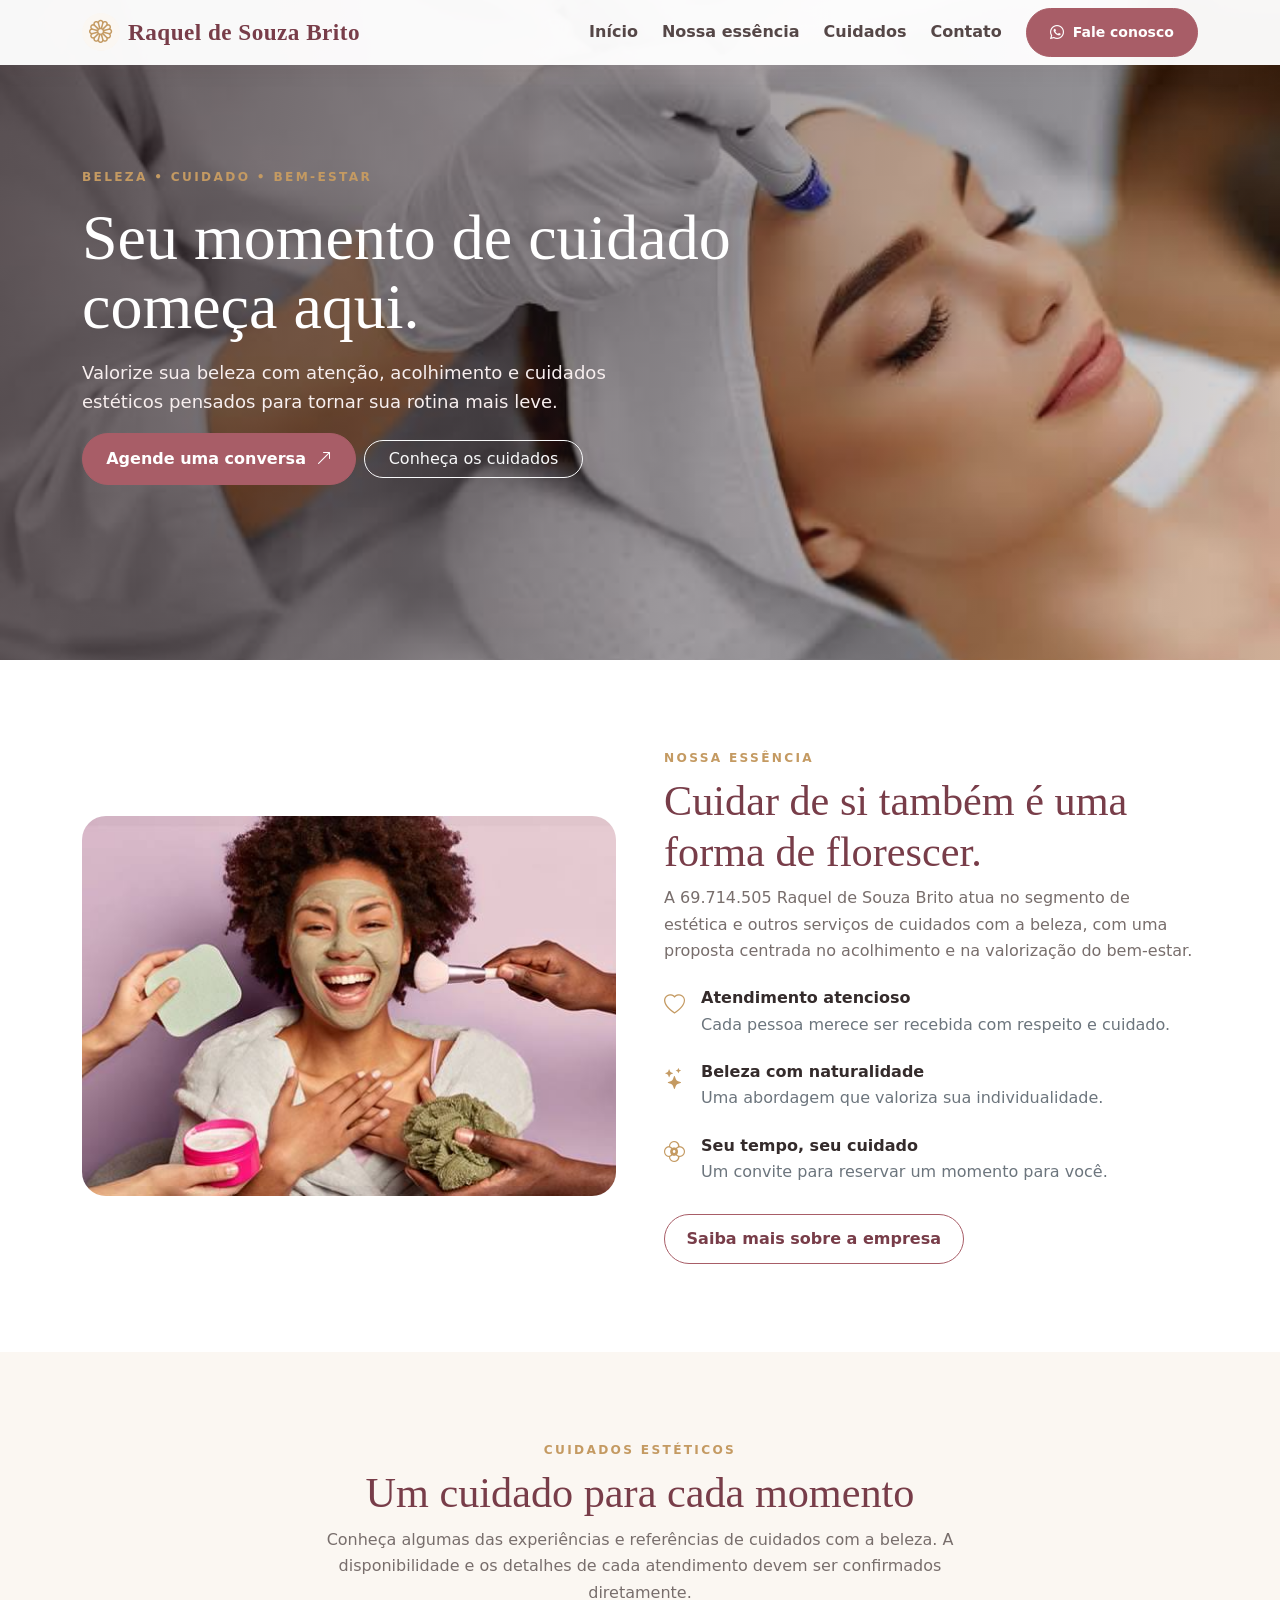
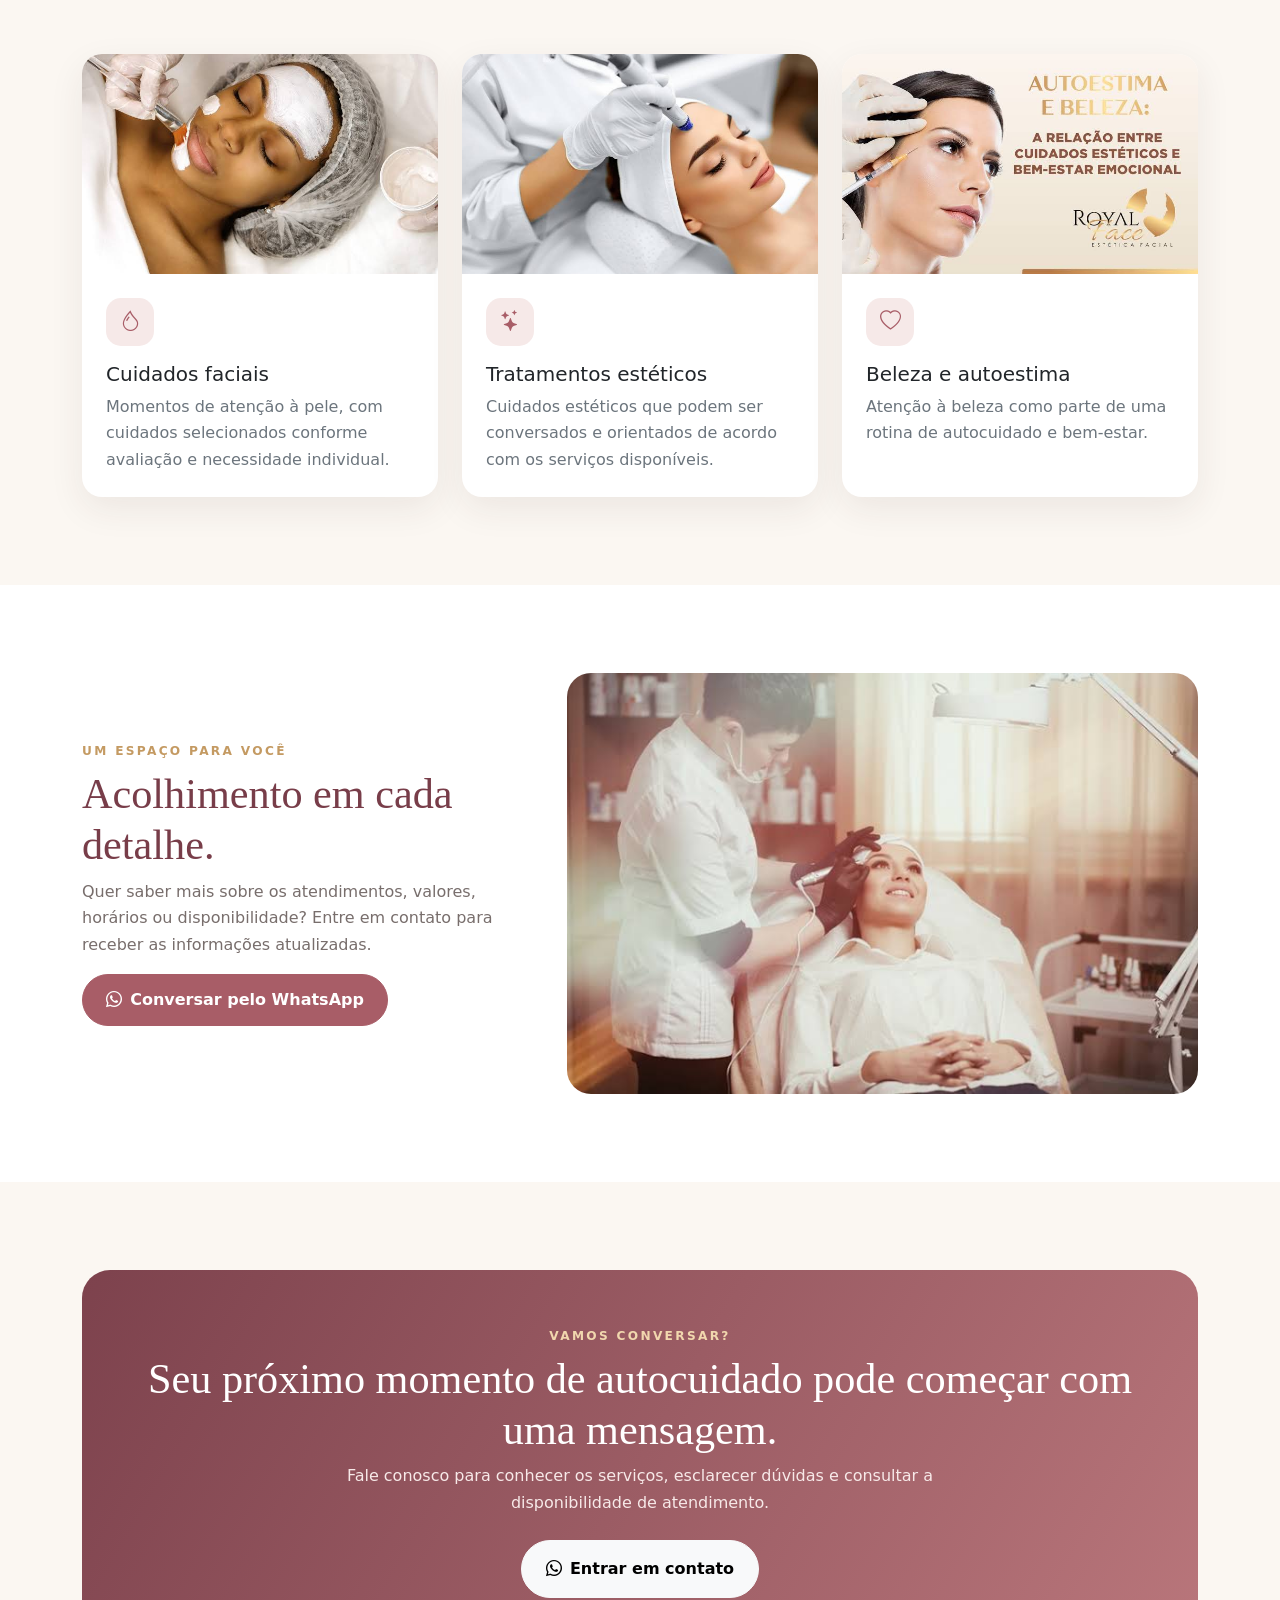
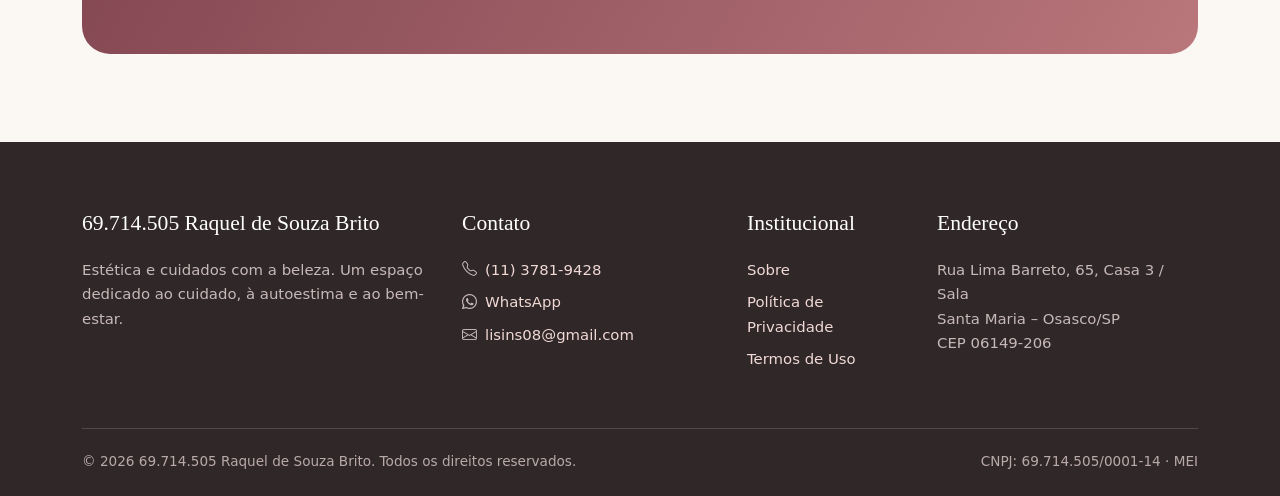
<file: index.html>
<!doctype html>
<html lang="pt-BR"><head><meta charset="utf-8"><meta name="viewport" content="width=device-width, initial-scale=1"><meta name="description" content="Cuidados estéticos e beleza em Osasco, SP. Conheça os serviços de 69.714.505 Raquel de Souza Brito e fale pelo WhatsApp."><meta name="theme-color" content="#a85d67"><title>69.714.505 Raquel de Souza Brito | Estética e Beleza</title>
<link href="https://cdn.jsdelivr.net/npm/bootstrap@5.3.3/dist/css/bootstrap.min.css" rel="stylesheet"><link rel="stylesheet" href="https://cdn.jsdelivr.net/npm/bootstrap-icons@1.11.3/font/bootstrap-icons.min.css"><link rel="stylesheet" href="styles.css"></head><body>
<nav class="navbar navbar-expand-lg fixed-top"><div class="container"><a class="navbar-brand" href="index.html"><span class="brand-mark"><i class="bi bi-flower1"></i></span>Raquel de Souza Brito</a><button class="navbar-toggler" type="button" data-bs-toggle="collapse" data-bs-target="#menu" aria-label="Abrir menu"><span class="navbar-toggler-icon"></span></button><div class="collapse navbar-collapse" id="menu"><ul class="navbar-nav ms-auto align-items-lg-center gap-lg-2"><li class="nav-item"><a class="nav-link" href="#inicio">Início</a></li><li class="nav-item"><a class="nav-link" href="#sobre">Nossa essência</a></li><li class="nav-item"><a class="nav-link" href="#servicos">Cuidados</a></li><li class="nav-item"><a class="nav-link" href="#contato">Contato</a></li><li class="nav-item ms-lg-2"><a class="btn btn-rose btn-sm" href="https://wa.me/551137819428" target="_blank" rel="noopener"><i class="bi bi-whatsapp me-1"></i> Fale conosco</a></li></ul></div></div></nav>
<header class="hero" id="inicio"><div class="container"><div class="hero-content"><div class="eyebrow">Beleza • cuidado • bem-estar</div><h1>Seu momento de cuidado começa aqui.</h1><p>Valorize sua beleza com atenção, acolhimento e cuidados estéticos pensados para tornar sua rotina mais leve.</p><a class="btn btn-rose me-2 mb-2" href="https://wa.me/551137819428?text=Ol%C3%A1!%20Gostaria%20de%20saber%20mais%20sobre%20os%20cuidados%20est%C3%A9ticos." target="_blank" rel="noopener">Agende uma conversa <i class="bi bi-arrow-up-right ms-1"></i></a><a class="btn btn-outline-light rounded-pill px-4 mb-2" href="#servicos">Conheça os cuidados</a></div></div></header>
<main>
<section class="section-pad" id="sobre"><div class="container"><div class="row align-items-center g-5"><div class="col-lg-6"><div class="photo-panel"><img src="assets/autocuidado.jpg" alt="Momento descontraído de autocuidado facial" loading="lazy"></div></div><div class="col-lg-6"><div class="eyebrow">Nossa essência</div><h2 class="section-title mt-2">Cuidar de si também é uma forma de florescer.</h2><p class="section-lead">A 69.714.505 Raquel de Souza Brito atua no segmento de estética e outros serviços de cuidados com a beleza, com uma proposta centrada no acolhimento e na valorização do bem-estar.</p><div class="feature"><i class="bi bi-heart"></i><div><strong>Atendimento atencioso</strong><div class="text-secondary">Cada pessoa merece ser recebida com respeito e cuidado.</div></div></div><div class="feature"><i class="bi bi-stars"></i><div><strong>Beleza com naturalidade</strong><div class="text-secondary">Uma abordagem que valoriza sua individualidade.</div></div></div><div class="feature"><i class="bi bi-flower2"></i><div><strong>Seu tempo, seu cuidado</strong><div class="text-secondary">Um convite para reservar um momento para você.</div></div></div><a href="sobre.html" class="btn btn-outline-rose mt-2">Saiba mais sobre a empresa</a></div></div></div></section>
<section class="section-pad section-soft" id="servicos"><div class="container"><div class="text-center mb-5"><div class="eyebrow">Cuidados estéticos</div><h2 class="section-title mt-2">Um cuidado para cada momento</h2><p class="section-lead mx-auto">Conheça algumas das experiências e referências de cuidados com a beleza. A disponibilidade e os detalhes de cada atendimento devem ser confirmados diretamente.</p></div><div class="row g-4">
<div class="col-md-6 col-lg-4"><article class="card service-card"><img src="assets/limpeza-facial.jpg" class="card-img-top" alt="Aplicação de máscara facial durante cuidado estético" loading="lazy"><div class="card-body"><div class="service-icon"><i class="bi bi-droplet"></i></div><h3 class="h5">Cuidados faciais</h3><p class="text-secondary mb-0">Momentos de atenção à pele, com cuidados selecionados conforme avaliação e necessidade individual.</p></div></article></div>
<div class="col-md-6 col-lg-4"><article class="card service-card"><img src="assets/tratamento-facial.jpg" class="card-img-top" alt="Procedimento estético facial realizado por profissional" loading="lazy"><div class="card-body"><div class="service-icon"><i class="bi bi-stars"></i></div><h3 class="h5">Tratamentos estéticos</h3><p class="text-secondary mb-0">Cuidados estéticos que podem ser conversados e orientados de acordo com os serviços disponíveis.</p></div></article></div>
<div class="col-md-6 col-lg-4"><article class="card service-card"><img src="assets/beleza-autoestima.jpg" class="card-img-top" alt="Imagem sobre beleza, autoestima e cuidados estéticos" loading="lazy"><div class="card-body"><div class="service-icon"><i class="bi bi-heart"></i></div><h3 class="h5">Beleza e autoestima</h3><p class="text-secondary mb-0">Atenção à beleza como parte de uma rotina de autocuidado e bem-estar.</p></div></article></div>
</div></div></section>
<section class="section-pad"><div class="container"><div class="row align-items-center g-5"><div class="col-lg-5"><div class="eyebrow">Um espaço para você</div><h2 class="section-title mt-2">Acolhimento em cada detalhe.</h2><p class="section-lead">Quer saber mais sobre os atendimentos, valores, horários ou disponibilidade? Entre em contato para receber as informações atualizadas.</p><a class="btn btn-rose" href="https://wa.me/551137819428" target="_blank" rel="noopener"><i class="bi bi-whatsapp me-2"></i>Conversar pelo WhatsApp</a></div><div class="col-lg-7"><div class="photo-panel"><img src="assets/atendimento-estetico.jpg" alt="Atendimento de cuidado estético em ambiente profissional" loading="lazy"></div></div></div></div></section>
<section class="section-pad section-soft" id="contato"><div class="container"><div class="cta text-center"><div class="eyebrow">Vamos conversar?</div><h2 class="section-title text-white mt-2">Seu próximo momento de autocuidado pode começar com uma mensagem.</h2><p class="mx-auto mb-4" style="max-width:650px;color:#f7e9e8">Fale conosco para conhecer os serviços, esclarecer dúvidas e consultar a disponibilidade de atendimento.</p><a class="btn btn-light rounded-pill px-4 py-3 fw-bold" href="https://wa.me/551137819428" target="_blank" rel="noopener"><i class="bi bi-whatsapp me-2"></i>Entrar em contato</a></div></div></section>
</main>

<footer>
 <div class="container">
  <div class="row g-4">
   <div class="col-lg-4"><div class="footer-title">69.714.505 Raquel de Souza Brito</div><p class="footer-muted mt-3">Estética e cuidados com a beleza. Um espaço dedicado ao cuidado, à autoestima e ao bem-estar.</p></div>
   <div class="col-sm-6 col-lg-3"><div class="footer-title">Contato</div><p class="footer-muted mt-3 mb-2"><i class="bi bi-telephone me-2"></i><a href="tel:+551137819428">(11) 3781-9428</a></p><p class="footer-muted mb-2"><i class="bi bi-whatsapp me-2"></i><a href="https://wa.me/551137819428" target="_blank" rel="noopener">WhatsApp</a></p><p class="footer-muted"><i class="bi bi-envelope me-2"></i><a href="mailto:lisins08@gmail.com">lisins08@gmail.com</a></p></div>
   <div class="col-sm-6 col-lg-2"><div class="footer-title">Institucional</div><ul class="list-unstyled footer-muted mt-3"><li class="mb-2"><a href="sobre.html">Sobre</a></li><li class="mb-2"><a href="privacidade.html">Política de Privacidade</a></li><li><a href="termos.html">Termos de Uso</a></li></ul></div>
   <div class="col-lg-3"><div class="footer-title">Endereço</div><p class="footer-muted mt-3 mb-0">Rua Lima Barreto, 65, Casa 3 / Sala<br>Santa Maria – Osasco/SP<br>CEP 06149-206</p></div>
  </div>
  <div class="footer-bottom d-flex flex-column flex-md-row justify-content-between gap-2"><span>© <span class="year"></span> 69.714.505 Raquel de Souza Brito. Todos os direitos reservados.</span><span>CNPJ: 69.714.505/0001-14 · MEI</span></div>
 </div>
</footer>
<script src="https://cdn.jsdelivr.net/npm/bootstrap@5.3.3/dist/js/bootstrap.bundle.min.js"></script><script>document.querySelectorAll('.year').forEach(el=>el.textContent=new Date().getFullYear());</script>
</body></html>
</file>
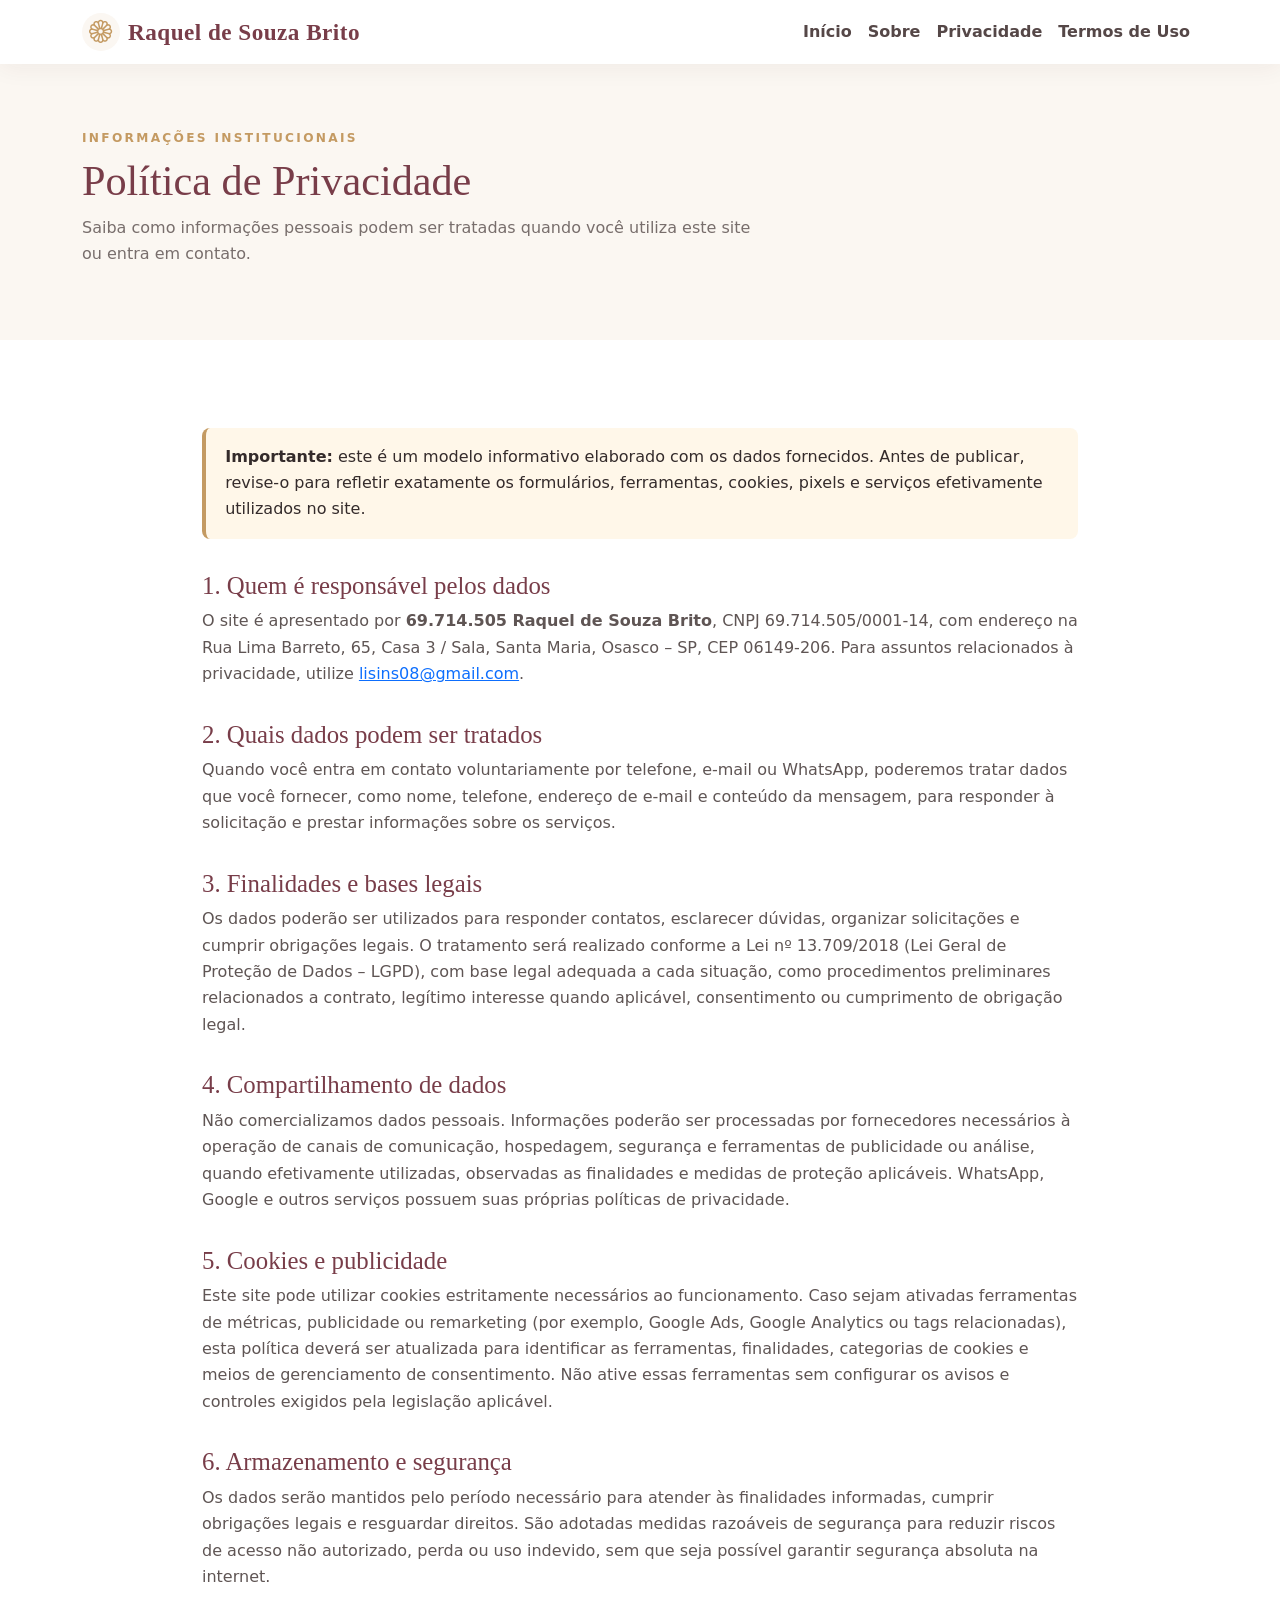
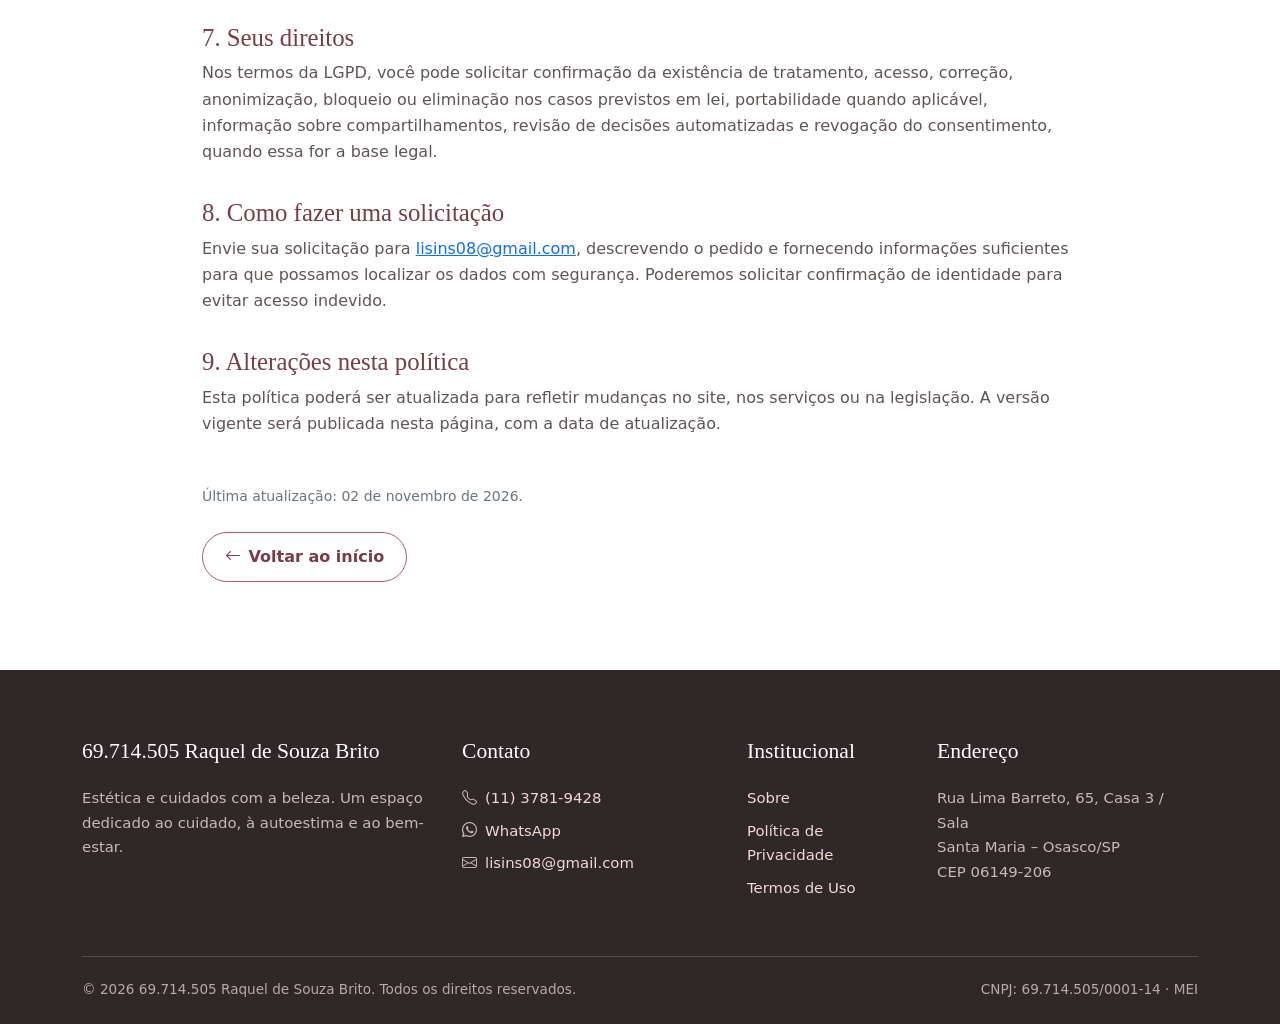
<file: privacidade.html>
<!doctype html><html lang="pt-BR"><head><meta charset="utf-8"><meta name="viewport" content="width=device-width, initial-scale=1"><meta name="robots" content="index,follow"><title>Política de Privacidade | Raquel de Souza Brito</title><link href="https://cdn.jsdelivr.net/npm/bootstrap@5.3.3/dist/css/bootstrap.min.css" rel="stylesheet"><link rel="stylesheet" href="https://cdn.jsdelivr.net/npm/bootstrap-icons@1.11.3/font/bootstrap-icons.min.css"><link rel="stylesheet" href="styles.css"></head><body>
<nav class="navbar navbar-expand-lg fixed-top"><div class="container"><a class="navbar-brand" href="index.html"><span class="brand-mark"><i class="bi bi-flower1"></i></span>Raquel de Souza Brito</a><button class="navbar-toggler" type="button" data-bs-toggle="collapse" data-bs-target="#menu" aria-label="Abrir menu"><span class="navbar-toggler-icon"></span></button><div class="collapse navbar-collapse" id="menu"><ul class="navbar-nav ms-auto"><li class="nav-item"><a class="nav-link" href="index.html">Início</a></li><li class="nav-item"><a class="nav-link" href="sobre.html">Sobre</a></li><li class="nav-item"><a class="nav-link" href="privacidade.html">Privacidade</a></li><li class="nav-item"><a class="nav-link" href="termos.html">Termos de Uso</a></li></ul></div></div></nav>
<header class="page-hero"><div class="container"><div class="eyebrow">Informações institucionais</div><h1 class="section-title mt-2">Política de Privacidade</h1><p class="section-lead">Saiba como informações pessoais podem ser tratadas quando você utiliza este site ou entra em contato.</p></div></header><main class="section-pad"><article class="container legal-content">
<div class="notice mb-4"><strong>Importante:</strong> este é um modelo informativo elaborado com os dados fornecidos. Antes de publicar, revise-o para refletir exatamente os formulários, ferramentas, cookies, pixels e serviços efetivamente utilizados no site.</div>
<h2>1. Quem é responsável pelos dados</h2><p>O site é apresentado por <strong>69.714.505 Raquel de Souza Brito</strong>, CNPJ 69.714.505/0001-14, com endereço na Rua Lima Barreto, 65, Casa 3 / Sala, Santa Maria, Osasco – SP, CEP 06149-206. Para assuntos relacionados à privacidade, utilize <a href="mailto:lisins08@gmail.com">lisins08@gmail.com</a>.</p>
<h2>2. Quais dados podem ser tratados</h2><p>Quando você entra em contato voluntariamente por telefone, e-mail ou WhatsApp, poderemos tratar dados que você fornecer, como nome, telefone, endereço de e-mail e conteúdo da mensagem, para responder à solicitação e prestar informações sobre os serviços.</p>
<h2>3. Finalidades e bases legais</h2><p>Os dados poderão ser utilizados para responder contatos, esclarecer dúvidas, organizar solicitações e cumprir obrigações legais. O tratamento será realizado conforme a Lei nº 13.709/2018 (Lei Geral de Proteção de Dados – LGPD), com base legal adequada a cada situação, como procedimentos preliminares relacionados a contrato, legítimo interesse quando aplicável, consentimento ou cumprimento de obrigação legal.</p>
<h2>4. Compartilhamento de dados</h2><p>Não comercializamos dados pessoais. Informações poderão ser processadas por fornecedores necessários à operação de canais de comunicação, hospedagem, segurança e ferramentas de publicidade ou análise, quando efetivamente utilizadas, observadas as finalidades e medidas de proteção aplicáveis. WhatsApp, Google e outros serviços possuem suas próprias políticas de privacidade.</p>
<h2>5. Cookies e publicidade</h2><p>Este site pode utilizar cookies estritamente necessários ao funcionamento. Caso sejam ativadas ferramentas de métricas, publicidade ou remarketing (por exemplo, Google Ads, Google Analytics ou tags relacionadas), esta política deverá ser atualizada para identificar as ferramentas, finalidades, categorias de cookies e meios de gerenciamento de consentimento. Não ative essas ferramentas sem configurar os avisos e controles exigidos pela legislação aplicável.</p>
<h2>6. Armazenamento e segurança</h2><p>Os dados serão mantidos pelo período necessário para atender às finalidades informadas, cumprir obrigações legais e resguardar direitos. São adotadas medidas razoáveis de segurança para reduzir riscos de acesso não autorizado, perda ou uso indevido, sem que seja possível garantir segurança absoluta na internet.</p>
<h2>7. Seus direitos</h2><p>Nos termos da LGPD, você pode solicitar confirmação da existência de tratamento, acesso, correção, anonimização, bloqueio ou eliminação nos casos previstos em lei, portabilidade quando aplicável, informação sobre compartilhamentos, revisão de decisões automatizadas e revogação do consentimento, quando essa for a base legal.</p>
<h2>8. Como fazer uma solicitação</h2><p>Envie sua solicitação para <a href="mailto:lisins08@gmail.com">lisins08@gmail.com</a>, descrevendo o pedido e fornecendo informações suficientes para que possamos localizar os dados com segurança. Poderemos solicitar confirmação de identidade para evitar acesso indevido.</p>
<h2>9. Alterações nesta política</h2><p>Esta política poderá ser atualizada para refletir mudanças no site, nos serviços ou na legislação. A versão vigente será publicada nesta página, com a data de atualização.</p>
<p class="text-secondary small mt-5">Última atualização: 02 de novembro de 2026.</p><a href="index.html" class="btn btn-outline-rose mt-2"><i class="bi bi-arrow-left me-2"></i>Voltar ao início</a></article></main>

<footer>
 <div class="container">
  <div class="row g-4">
   <div class="col-lg-4"><div class="footer-title">69.714.505 Raquel de Souza Brito</div><p class="footer-muted mt-3">Estética e cuidados com a beleza. Um espaço dedicado ao cuidado, à autoestima e ao bem-estar.</p></div>
   <div class="col-sm-6 col-lg-3"><div class="footer-title">Contato</div><p class="footer-muted mt-3 mb-2"><i class="bi bi-telephone me-2"></i><a href="tel:+551137819428">(11) 3781-9428</a></p><p class="footer-muted mb-2"><i class="bi bi-whatsapp me-2"></i><a href="https://wa.me/551137819428" target="_blank" rel="noopener">WhatsApp</a></p><p class="footer-muted"><i class="bi bi-envelope me-2"></i><a href="mailto:lisins08@gmail.com">lisins08@gmail.com</a></p></div>
   <div class="col-sm-6 col-lg-2"><div class="footer-title">Institucional</div><ul class="list-unstyled footer-muted mt-3"><li class="mb-2"><a href="sobre.html">Sobre</a></li><li class="mb-2"><a href="privacidade.html">Política de Privacidade</a></li><li><a href="termos.html">Termos de Uso</a></li></ul></div>
   <div class="col-lg-3"><div class="footer-title">Endereço</div><p class="footer-muted mt-3 mb-0">Rua Lima Barreto, 65, Casa 3 / Sala<br>Santa Maria – Osasco/SP<br>CEP 06149-206</p></div>
  </div>
  <div class="footer-bottom d-flex flex-column flex-md-row justify-content-between gap-2"><span>© <span class="year"></span> 69.714.505 Raquel de Souza Brito. Todos os direitos reservados.</span><span>CNPJ: 69.714.505/0001-14 · MEI</span></div>
 </div>
</footer>
<script src="https://cdn.jsdelivr.net/npm/bootstrap@5.3.3/dist/js/bootstrap.bundle.min.js"></script><script>document.querySelectorAll('.year').forEach(el=>el.textContent=new Date().getFullYear());</script>
</body></html>
</file>
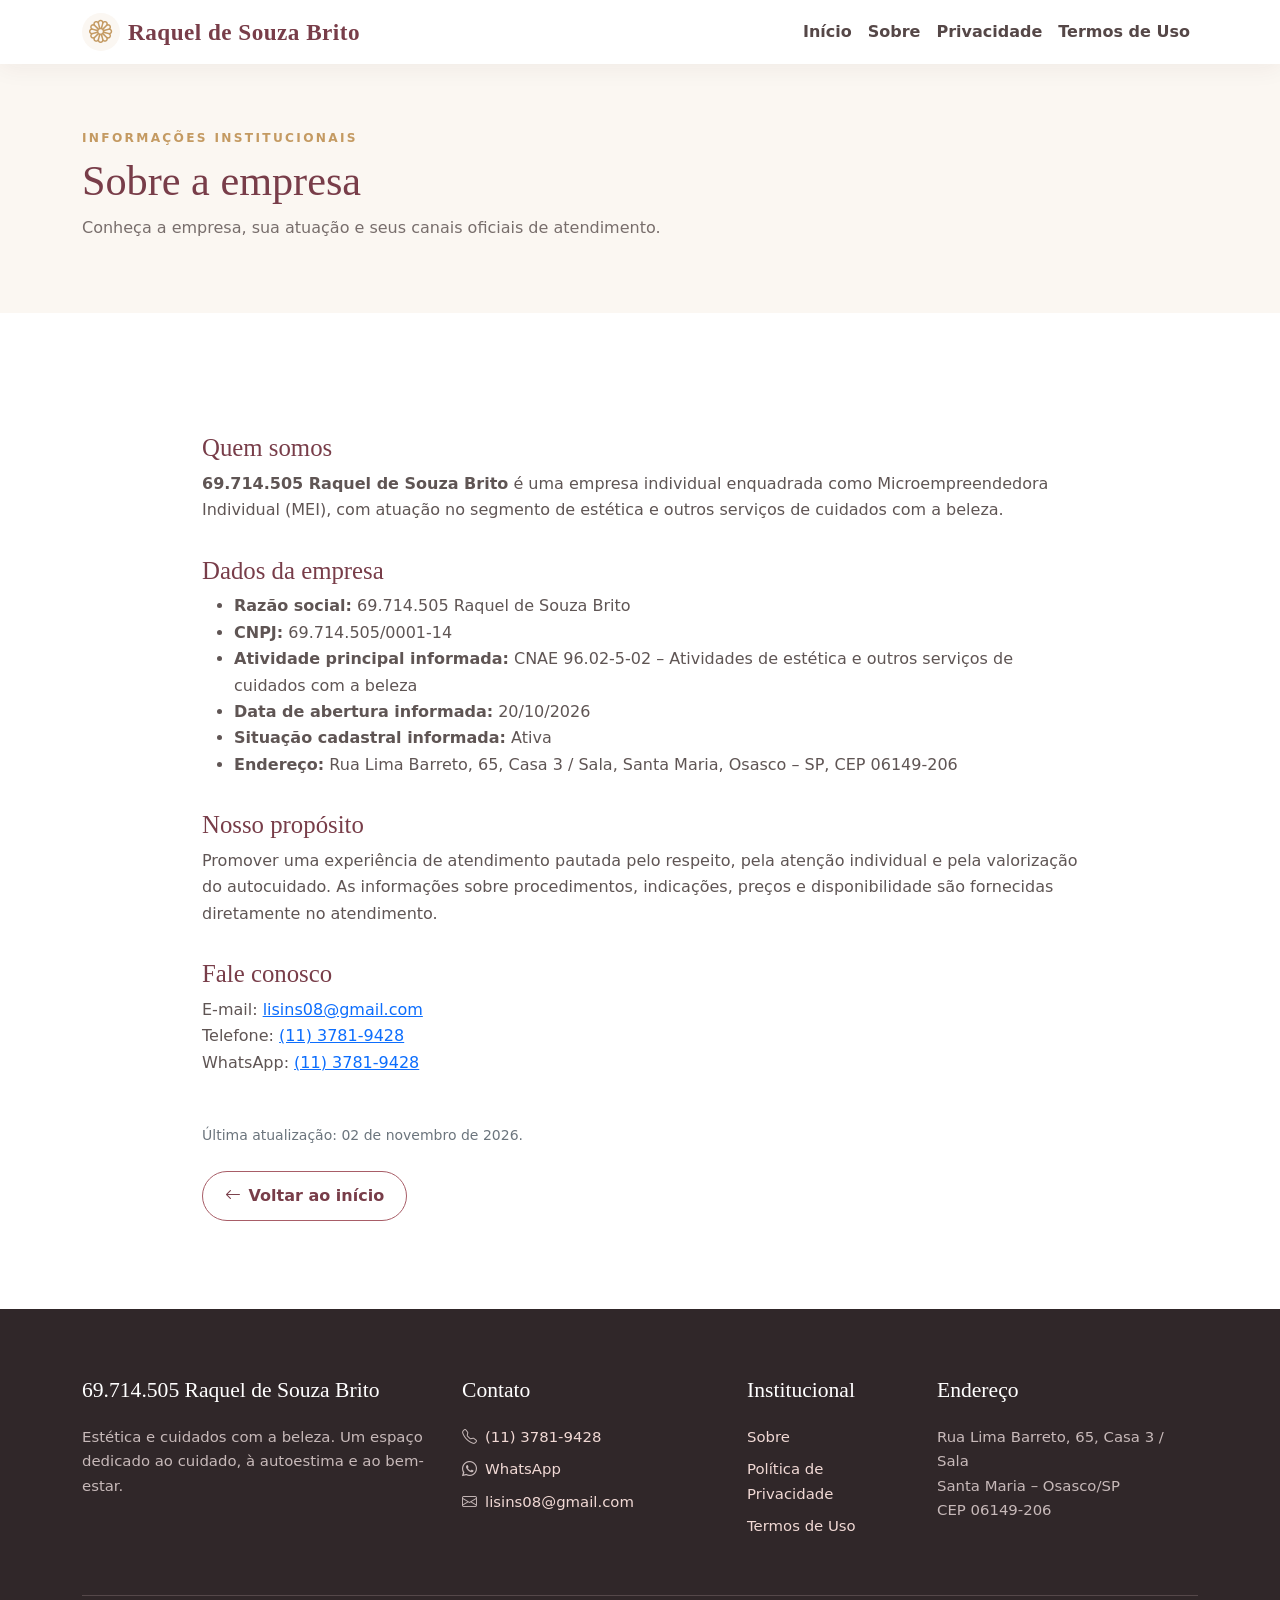
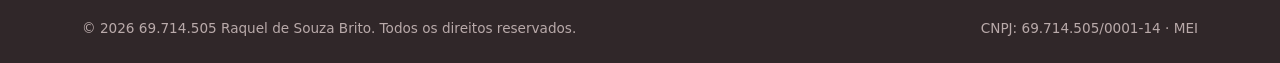
<file: sobre.html>
<!doctype html><html lang="pt-BR"><head><meta charset="utf-8"><meta name="viewport" content="width=device-width, initial-scale=1"><meta name="robots" content="index,follow"><title>Sobre a empresa | Raquel de Souza Brito</title><link href="https://cdn.jsdelivr.net/npm/bootstrap@5.3.3/dist/css/bootstrap.min.css" rel="stylesheet"><link rel="stylesheet" href="https://cdn.jsdelivr.net/npm/bootstrap-icons@1.11.3/font/bootstrap-icons.min.css"><link rel="stylesheet" href="styles.css"></head><body>
<nav class="navbar navbar-expand-lg fixed-top"><div class="container"><a class="navbar-brand" href="index.html"><span class="brand-mark"><i class="bi bi-flower1"></i></span>Raquel de Souza Brito</a><button class="navbar-toggler" type="button" data-bs-toggle="collapse" data-bs-target="#menu" aria-label="Abrir menu"><span class="navbar-toggler-icon"></span></button><div class="collapse navbar-collapse" id="menu"><ul class="navbar-nav ms-auto"><li class="nav-item"><a class="nav-link" href="index.html">Início</a></li><li class="nav-item"><a class="nav-link" href="sobre.html">Sobre</a></li><li class="nav-item"><a class="nav-link" href="privacidade.html">Privacidade</a></li><li class="nav-item"><a class="nav-link" href="termos.html">Termos de Uso</a></li></ul></div></div></nav>
<header class="page-hero"><div class="container"><div class="eyebrow">Informações institucionais</div><h1 class="section-title mt-2">Sobre a empresa</h1><p class="section-lead">Conheça a empresa, sua atuação e seus canais oficiais de atendimento.</p></div></header><main class="section-pad"><article class="container legal-content">
<h2>Quem somos</h2><p><strong>69.714.505 Raquel de Souza Brito</strong> é uma empresa individual enquadrada como Microempreendedora Individual (MEI), com atuação no segmento de estética e outros serviços de cuidados com a beleza.</p>
<h2>Dados da empresa</h2><ul><li><strong>Razão social:</strong> 69.714.505 Raquel de Souza Brito</li><li><strong>CNPJ:</strong> 69.714.505/0001-14</li><li><strong>Atividade principal informada:</strong> CNAE 96.02-5-02 – Atividades de estética e outros serviços de cuidados com a beleza</li><li><strong>Data de abertura informada:</strong> 20/10/2026</li><li><strong>Situação cadastral informada:</strong> Ativa</li><li><strong>Endereço:</strong> Rua Lima Barreto, 65, Casa 3 / Sala, Santa Maria, Osasco – SP, CEP 06149-206</li></ul>
<h2>Nosso propósito</h2><p>Promover uma experiência de atendimento pautada pelo respeito, pela atenção individual e pela valorização do autocuidado. As informações sobre procedimentos, indicações, preços e disponibilidade são fornecidas diretamente no atendimento.</p>
<h2>Fale conosco</h2><p>E-mail: <a href="mailto:lisins08@gmail.com">lisins08@gmail.com</a><br>Telefone: <a href="tel:+551137819428">(11) 3781-9428</a><br>WhatsApp: <a href="https://wa.me/551137819428" target="_blank" rel="noopener">(11) 3781-9428</a></p>
<p class="text-secondary small mt-5">Última atualização: 02 de novembro de 2026.</p><a href="index.html" class="btn btn-outline-rose mt-2"><i class="bi bi-arrow-left me-2"></i>Voltar ao início</a></article></main>

<footer>
 <div class="container">
  <div class="row g-4">
   <div class="col-lg-4"><div class="footer-title">69.714.505 Raquel de Souza Brito</div><p class="footer-muted mt-3">Estética e cuidados com a beleza. Um espaço dedicado ao cuidado, à autoestima e ao bem-estar.</p></div>
   <div class="col-sm-6 col-lg-3"><div class="footer-title">Contato</div><p class="footer-muted mt-3 mb-2"><i class="bi bi-telephone me-2"></i><a href="tel:+551137819428">(11) 3781-9428</a></p><p class="footer-muted mb-2"><i class="bi bi-whatsapp me-2"></i><a href="https://wa.me/551137819428" target="_blank" rel="noopener">WhatsApp</a></p><p class="footer-muted"><i class="bi bi-envelope me-2"></i><a href="mailto:lisins08@gmail.com">lisins08@gmail.com</a></p></div>
   <div class="col-sm-6 col-lg-2"><div class="footer-title">Institucional</div><ul class="list-unstyled footer-muted mt-3"><li class="mb-2"><a href="sobre.html">Sobre</a></li><li class="mb-2"><a href="privacidade.html">Política de Privacidade</a></li><li><a href="termos.html">Termos de Uso</a></li></ul></div>
   <div class="col-lg-3"><div class="footer-title">Endereço</div><p class="footer-muted mt-3 mb-0">Rua Lima Barreto, 65, Casa 3 / Sala<br>Santa Maria – Osasco/SP<br>CEP 06149-206</p></div>
  </div>
  <div class="footer-bottom d-flex flex-column flex-md-row justify-content-between gap-2"><span>© <span class="year"></span> 69.714.505 Raquel de Souza Brito. Todos os direitos reservados.</span><span>CNPJ: 69.714.505/0001-14 · MEI</span></div>
 </div>
</footer>
<script src="https://cdn.jsdelivr.net/npm/bootstrap@5.3.3/dist/js/bootstrap.bundle.min.js"></script><script>document.querySelectorAll('.year').forEach(el=>el.textContent=new Date().getFullYear());</script>
</body></html>
</file>
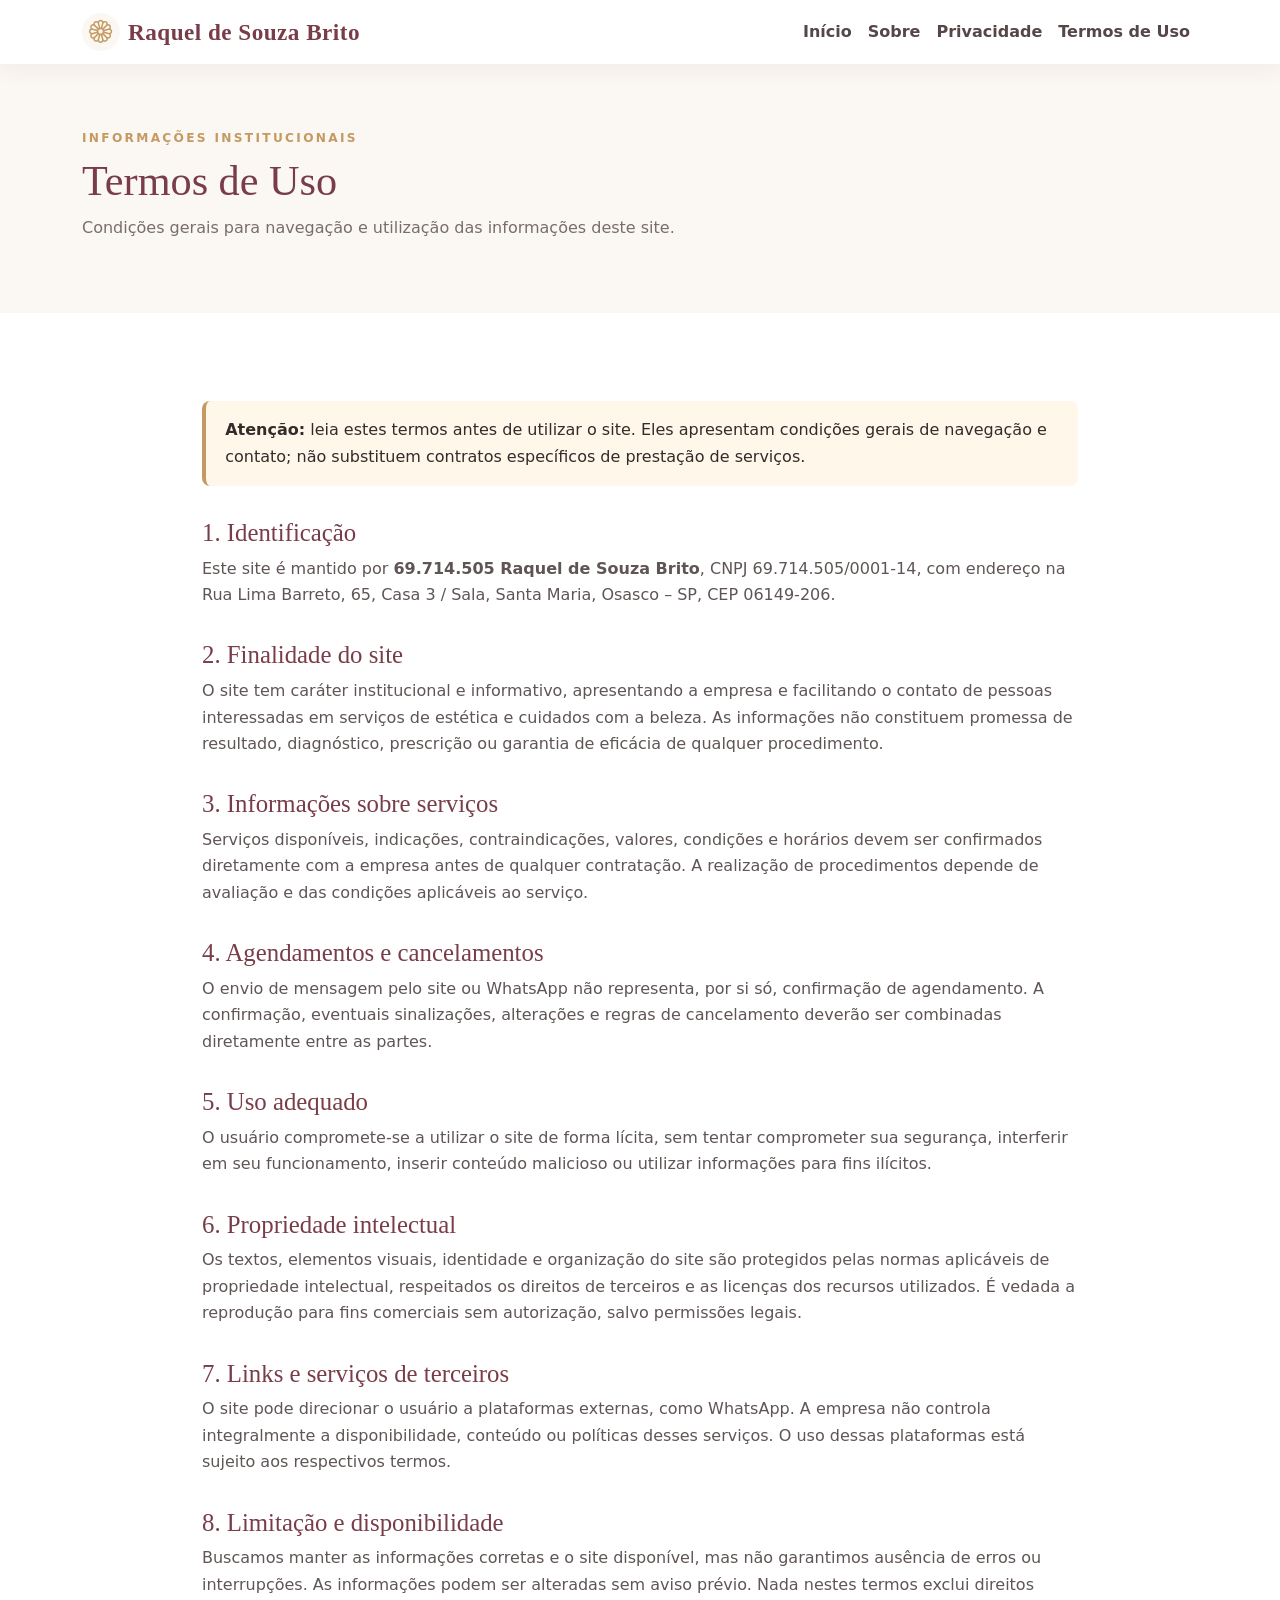
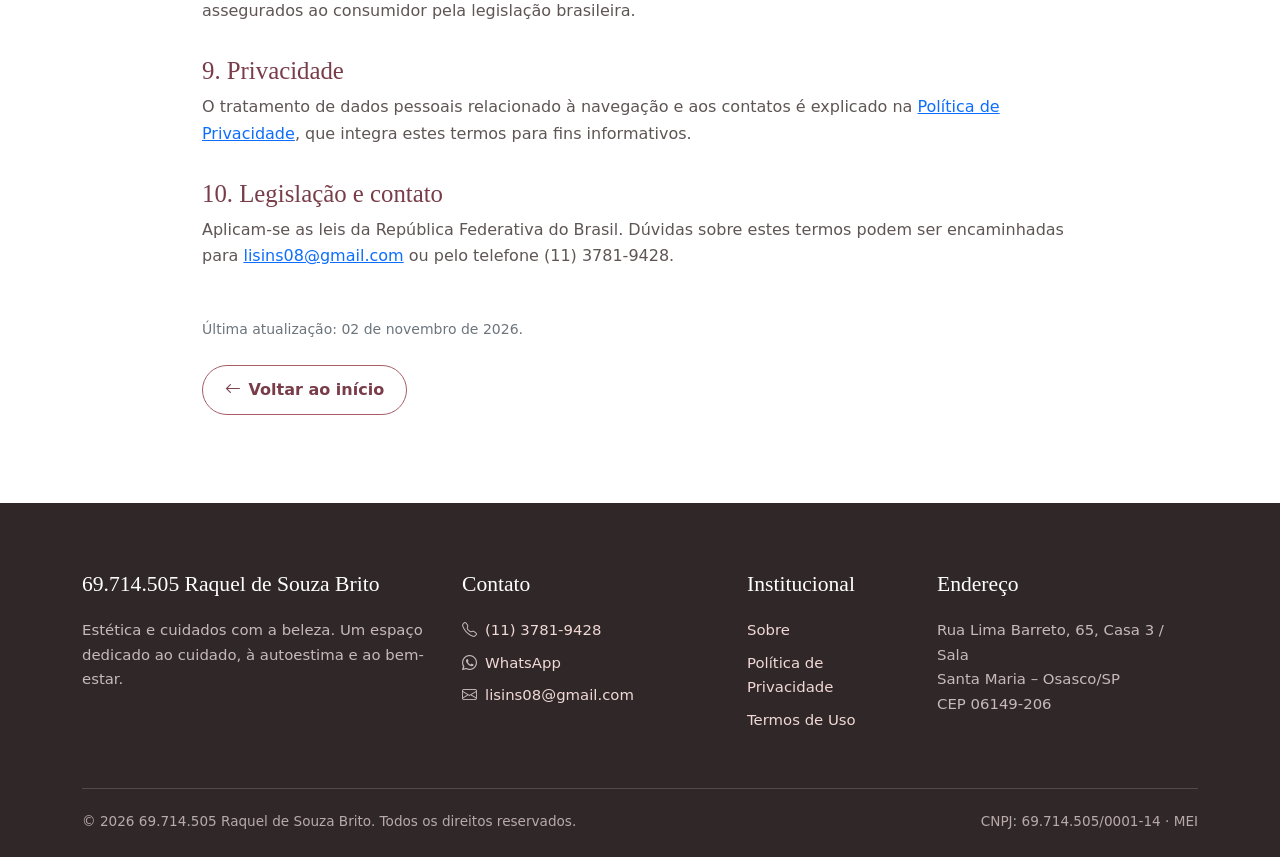
<file: termos.html>
<!doctype html><html lang="pt-BR"><head><meta charset="utf-8"><meta name="viewport" content="width=device-width, initial-scale=1"><meta name="robots" content="index,follow"><title>Termos de Uso | Raquel de Souza Brito</title><link href="https://cdn.jsdelivr.net/npm/bootstrap@5.3.3/dist/css/bootstrap.min.css" rel="stylesheet"><link rel="stylesheet" href="https://cdn.jsdelivr.net/npm/bootstrap-icons@1.11.3/font/bootstrap-icons.min.css"><link rel="stylesheet" href="styles.css"></head><body>
<nav class="navbar navbar-expand-lg fixed-top"><div class="container"><a class="navbar-brand" href="index.html"><span class="brand-mark"><i class="bi bi-flower1"></i></span>Raquel de Souza Brito</a><button class="navbar-toggler" type="button" data-bs-toggle="collapse" data-bs-target="#menu" aria-label="Abrir menu"><span class="navbar-toggler-icon"></span></button><div class="collapse navbar-collapse" id="menu"><ul class="navbar-nav ms-auto"><li class="nav-item"><a class="nav-link" href="index.html">Início</a></li><li class="nav-item"><a class="nav-link" href="sobre.html">Sobre</a></li><li class="nav-item"><a class="nav-link" href="privacidade.html">Privacidade</a></li><li class="nav-item"><a class="nav-link" href="termos.html">Termos de Uso</a></li></ul></div></div></nav>
<header class="page-hero"><div class="container"><div class="eyebrow">Informações institucionais</div><h1 class="section-title mt-2">Termos de Uso</h1><p class="section-lead">Condições gerais para navegação e utilização das informações deste site.</p></div></header><main class="section-pad"><article class="container legal-content">
<div class="notice mb-4"><strong>Atenção:</strong> leia estes termos antes de utilizar o site. Eles apresentam condições gerais de navegação e contato; não substituem contratos específicos de prestação de serviços.</div>
<h2>1. Identificação</h2><p>Este site é mantido por <strong>69.714.505 Raquel de Souza Brito</strong>, CNPJ 69.714.505/0001-14, com endereço na Rua Lima Barreto, 65, Casa 3 / Sala, Santa Maria, Osasco – SP, CEP 06149-206.</p>
<h2>2. Finalidade do site</h2><p>O site tem caráter institucional e informativo, apresentando a empresa e facilitando o contato de pessoas interessadas em serviços de estética e cuidados com a beleza. As informações não constituem promessa de resultado, diagnóstico, prescrição ou garantia de eficácia de qualquer procedimento.</p>
<h2>3. Informações sobre serviços</h2><p>Serviços disponíveis, indicações, contraindicações, valores, condições e horários devem ser confirmados diretamente com a empresa antes de qualquer contratação. A realização de procedimentos depende de avaliação e das condições aplicáveis ao serviço.</p>
<h2>4. Agendamentos e cancelamentos</h2><p>O envio de mensagem pelo site ou WhatsApp não representa, por si só, confirmação de agendamento. A confirmação, eventuais sinalizações, alterações e regras de cancelamento deverão ser combinadas diretamente entre as partes.</p>
<h2>5. Uso adequado</h2><p>O usuário compromete-se a utilizar o site de forma lícita, sem tentar comprometer sua segurança, interferir em seu funcionamento, inserir conteúdo malicioso ou utilizar informações para fins ilícitos.</p>
<h2>6. Propriedade intelectual</h2><p>Os textos, elementos visuais, identidade e organização do site são protegidos pelas normas aplicáveis de propriedade intelectual, respeitados os direitos de terceiros e as licenças dos recursos utilizados. É vedada a reprodução para fins comerciais sem autorização, salvo permissões legais.</p>
<h2>7. Links e serviços de terceiros</h2><p>O site pode direcionar o usuário a plataformas externas, como WhatsApp. A empresa não controla integralmente a disponibilidade, conteúdo ou políticas desses serviços. O uso dessas plataformas está sujeito aos respectivos termos.</p>
<h2>8. Limitação e disponibilidade</h2><p>Buscamos manter as informações corretas e o site disponível, mas não garantimos ausência de erros ou interrupções. As informações podem ser alteradas sem aviso prévio. Nada nestes termos exclui direitos assegurados ao consumidor pela legislação brasileira.</p>
<h2>9. Privacidade</h2><p>O tratamento de dados pessoais relacionado à navegação e aos contatos é explicado na <a href="privacidade.html">Política de Privacidade</a>, que integra estes termos para fins informativos.</p>
<h2>10. Legislação e contato</h2><p>Aplicam-se as leis da República Federativa do Brasil. Dúvidas sobre estes termos podem ser encaminhadas para <a href="mailto:lisins08@gmail.com">lisins08@gmail.com</a> ou pelo telefone (11) 3781-9428.</p>
<p class="text-secondary small mt-5">Última atualização: 02 de novembro de 2026.</p><a href="index.html" class="btn btn-outline-rose mt-2"><i class="bi bi-arrow-left me-2"></i>Voltar ao início</a></article></main>

<footer>
 <div class="container">
  <div class="row g-4">
   <div class="col-lg-4"><div class="footer-title">69.714.505 Raquel de Souza Brito</div><p class="footer-muted mt-3">Estética e cuidados com a beleza. Um espaço dedicado ao cuidado, à autoestima e ao bem-estar.</p></div>
   <div class="col-sm-6 col-lg-3"><div class="footer-title">Contato</div><p class="footer-muted mt-3 mb-2"><i class="bi bi-telephone me-2"></i><a href="tel:+551137819428">(11) 3781-9428</a></p><p class="footer-muted mb-2"><i class="bi bi-whatsapp me-2"></i><a href="https://wa.me/551137819428" target="_blank" rel="noopener">WhatsApp</a></p><p class="footer-muted"><i class="bi bi-envelope me-2"></i><a href="mailto:lisins08@gmail.com">lisins08@gmail.com</a></p></div>
   <div class="col-sm-6 col-lg-2"><div class="footer-title">Institucional</div><ul class="list-unstyled footer-muted mt-3"><li class="mb-2"><a href="sobre.html">Sobre</a></li><li class="mb-2"><a href="privacidade.html">Política de Privacidade</a></li><li><a href="termos.html">Termos de Uso</a></li></ul></div>
   <div class="col-lg-3"><div class="footer-title">Endereço</div><p class="footer-muted mt-3 mb-0">Rua Lima Barreto, 65, Casa 3 / Sala<br>Santa Maria – Osasco/SP<br>CEP 06149-206</p></div>
  </div>
  <div class="footer-bottom d-flex flex-column flex-md-row justify-content-between gap-2"><span>© <span class="year"></span> 69.714.505 Raquel de Souza Brito. Todos os direitos reservados.</span><span>CNPJ: 69.714.505/0001-14 · MEI</span></div>
 </div>
</footer>
<script src="https://cdn.jsdelivr.net/npm/bootstrap@5.3.3/dist/js/bootstrap.bundle.min.js"></script><script>document.querySelectorAll('.year').forEach(el=>el.textContent=new Date().getFullYear());</script>
</body></html>
</file>
<file: styles.css>
:root{--rose:#a85d67;--rose-dark:#783d49;--gold:#c49a62;--cream:#fbf7f2;--ink:#342b2b;--muted:#786e6c}
*{box-sizing:border-box}html{scroll-behavior:smooth}body{font-family:system-ui,-apple-system,"Segoe UI",sans-serif;color:var(--ink);background:#fff;line-height:1.65}
.navbar{background:rgba(255,255,255,.96);box-shadow:0 4px 24px rgba(60,35,35,.06)}.navbar-brand{font-family:Georgia,serif;color:var(--rose-dark)!important;font-size:1.45rem;font-weight:700;letter-spacing:.02em}.brand-mark{display:inline-grid;place-items:center;width:38px;height:38px;border-radius:50%;background:var(--cream);color:var(--gold);margin-right:8px}
.nav-link{color:#554747!important;font-weight:600}.nav-link:hover{color:var(--rose)!important}
.btn-rose{background:var(--rose);border-color:var(--rose);color:#fff;border-radius:50px;padding:.8rem 1.45rem;font-weight:700}.btn-rose:hover{background:var(--rose-dark);border-color:var(--rose-dark);color:#fff}.btn-outline-rose{border:1px solid var(--rose);color:var(--rose-dark);border-radius:50px;padding:.75rem 1.35rem;font-weight:700}.btn-outline-rose:hover{background:var(--rose);color:#fff}
.hero{background:linear-gradient(100deg,rgba(37,23,25,.72),rgba(37,23,25,.15)),url('assets/tratamento-facial.jpg') center/cover;min-height:660px;display:flex;align-items:center;color:white}.hero-content{max-width:650px;padding:6rem 0}.eyebrow{text-transform:uppercase;letter-spacing:.19em;font-size:.76rem;font-weight:800;color:var(--gold)}.hero h1{font-family:Georgia,serif;font-size:clamp(2.7rem,5vw,4.8rem);line-height:1.08;margin:1rem 0}.hero p{font-size:1.13rem;max-width:560px;color:#f7eeee}
.section-pad{padding:5.5rem 0}.section-soft{background:var(--cream)}.section-title{font-family:Georgia,serif;color:var(--rose-dark);font-size:clamp(2rem,3.3vw,3rem)}.section-lead{color:var(--muted);max-width:680px}.service-card{height:100%;border:0;border-radius:20px;overflow:hidden;box-shadow:0 12px 35px rgba(70,40,40,.08);transition:transform .25s}.service-card:hover{transform:translateY(-5px)}.service-card img{height:220px;object-fit:cover}.service-card .card-body{padding:1.5rem}.service-icon{width:48px;height:48px;border-radius:15px;background:#f6e9e8;color:var(--rose);display:grid;place-items:center;font-size:1.3rem;margin-bottom:1rem}
.photo-panel{border-radius:24px;overflow:hidden;min-height:380px}.photo-panel img{width:100%;height:100%;object-fit:cover;min-height:380px}.feature{display:flex;gap:1rem;margin:1.3rem 0}.feature i{color:var(--gold);font-size:1.3rem;margin-top:.2rem}.quote{font-family:Georgia,serif;font-size:1.65rem;color:var(--rose-dark)}
.cta{background:linear-gradient(120deg,#7d424d,#b9767b);color:white;border-radius:28px;padding:3.5rem}.cta .eyebrow{color:#f1d7ae}
footer{background:#302729;color:#e9dfe0;padding:4rem 0 1.5rem}footer a{color:#f1d9d5;text-decoration:none}footer a:hover{color:#fff;text-decoration:underline}.footer-title{font-family:Georgia,serif;color:#fff;font-size:1.35rem}.footer-muted{color:#c7b9b9;font-size:.93rem}.footer-bottom{border-top:1px solid #55484a;margin-top:2.5rem;padding-top:1.3rem;color:#b9aaaa;font-size:.85rem}
.page-hero{background:var(--cream);padding:8rem 0 3.5rem}.legal-content{max-width:900px}.legal-content h2{font-family:Georgia,serif;color:var(--rose-dark);margin-top:2rem;font-size:1.55rem}.legal-content p,.legal-content li{color:#5f5554}.notice{background:#fff7e9;border-left:4px solid var(--gold);padding:1rem 1.2rem;border-radius:8px}
@media(max-width:767px){.hero{min-height:590px}.hero-content{padding:5rem 1rem}.section-pad{padding:4rem 0}.cta{padding:2rem}.navbar-brand{font-size:1.15rem}}
</file>
